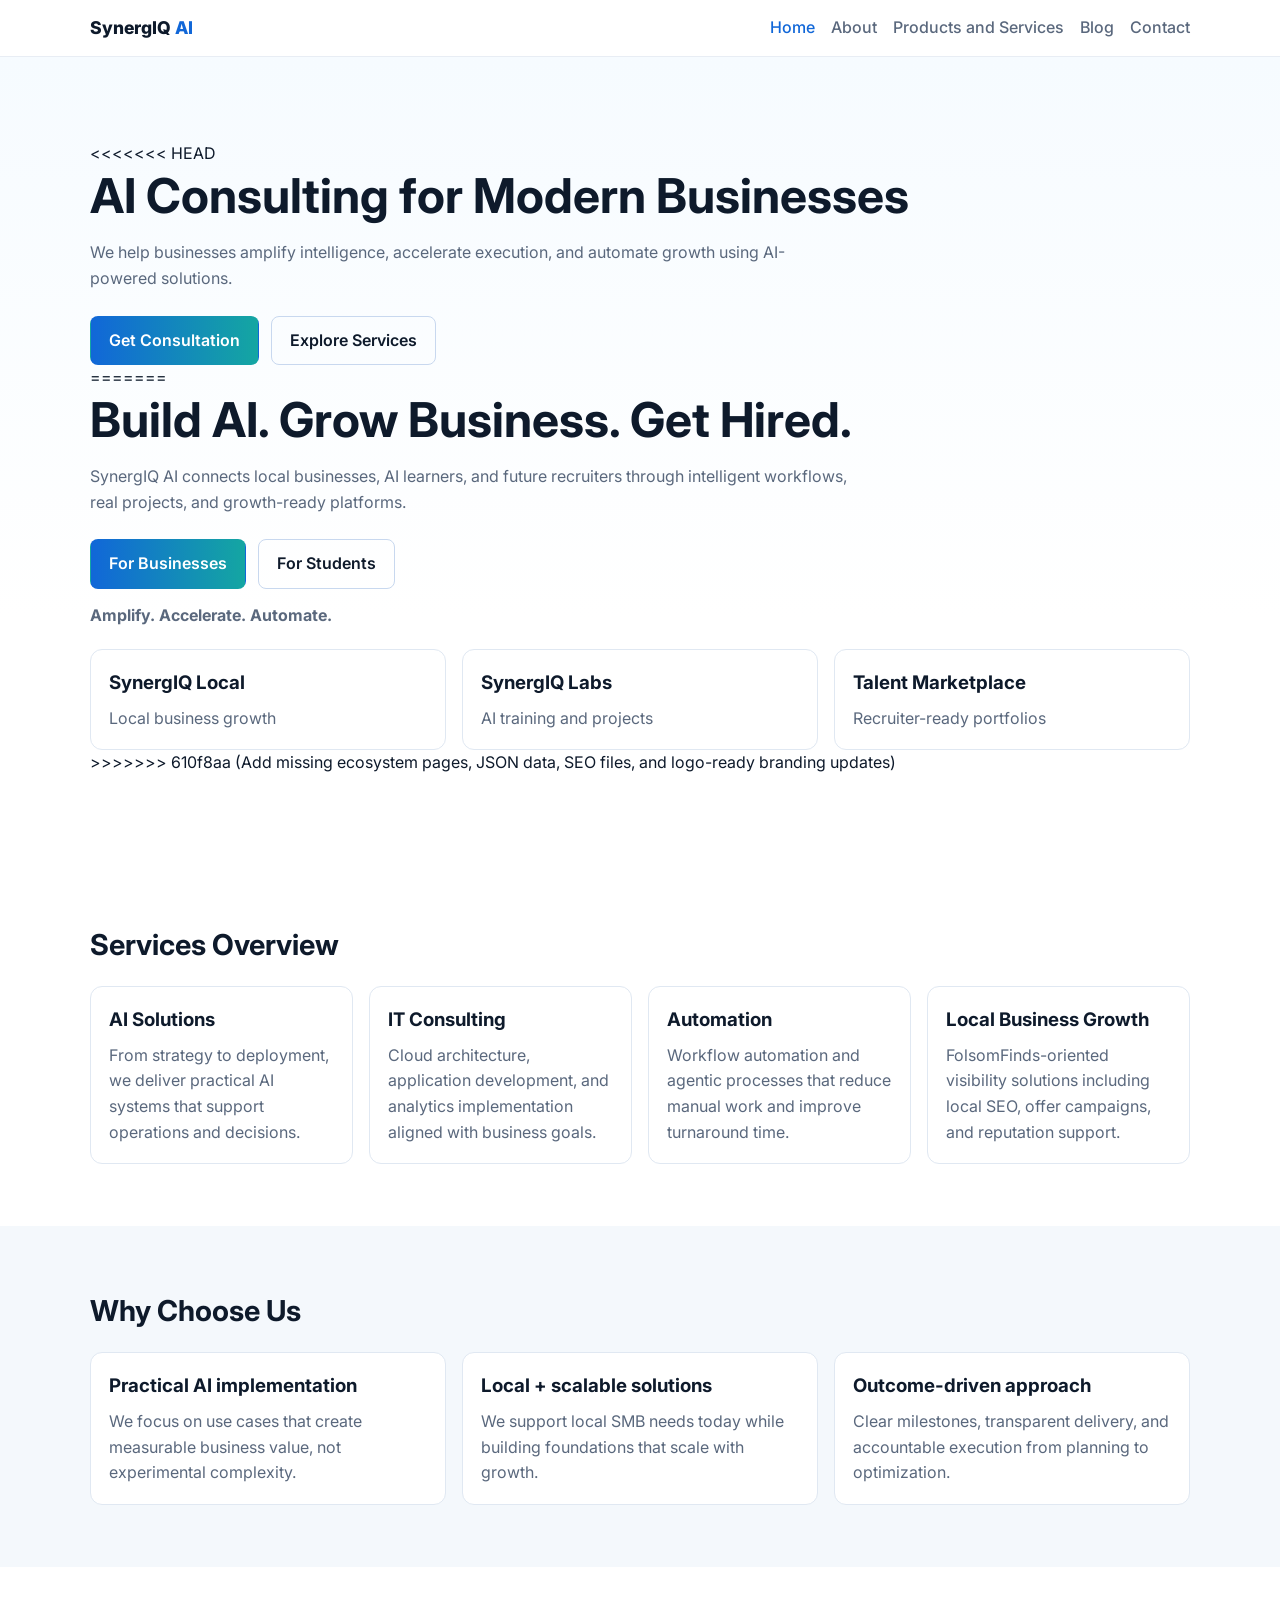
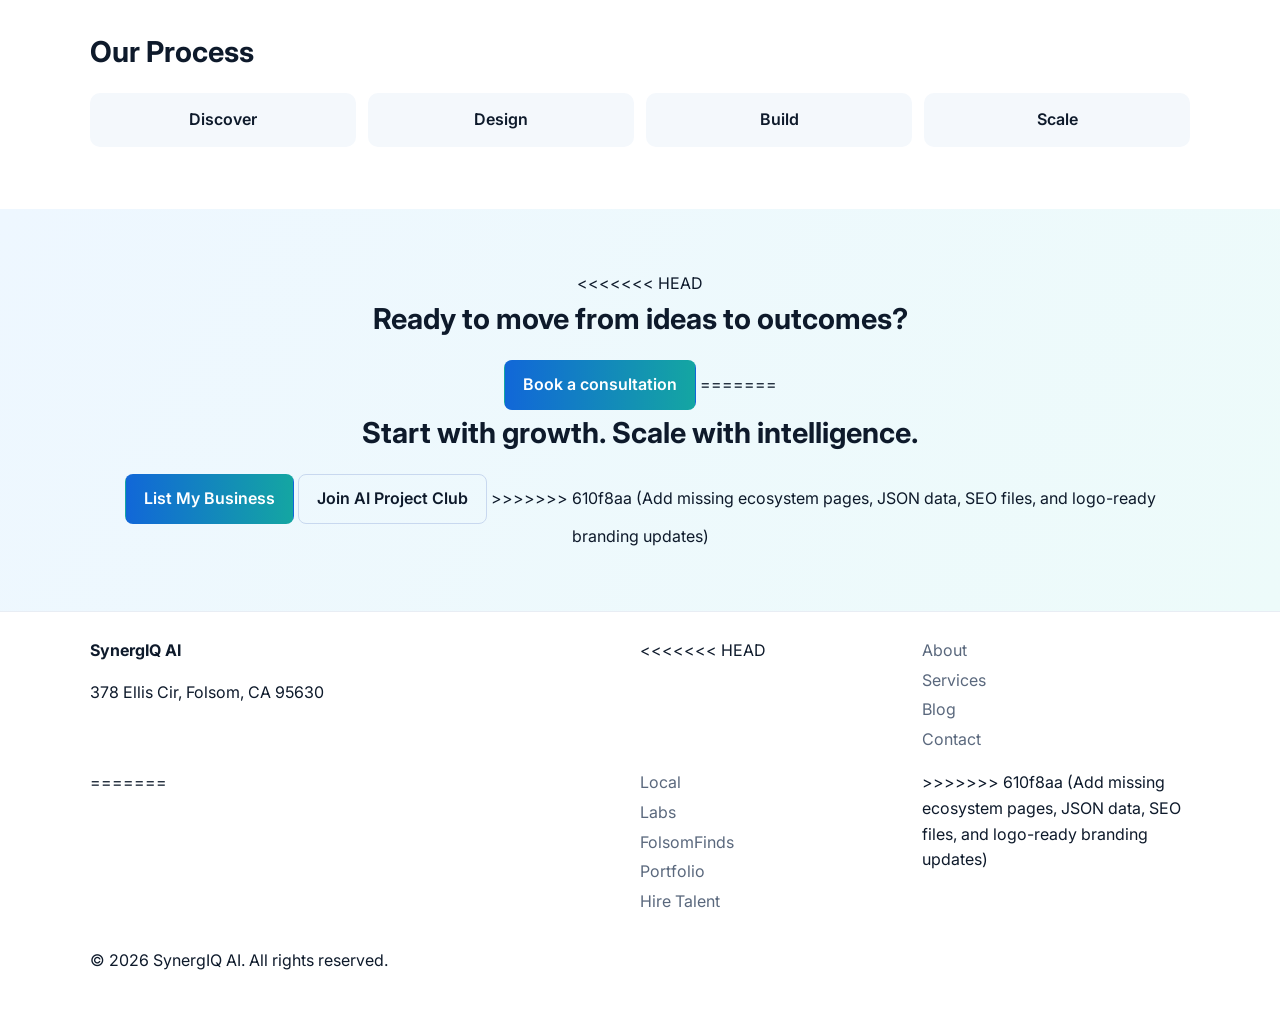
<file: index.html>
<!doctype html>
<html lang="en">

<head>
  <meta charset="UTF-8" />
  <meta name="viewport" content="width=device-width, initial-scale=1.0" />
  <title>SynergIQ AI | Build AI. Grow Business. Get Hired.</title>
  <meta name="description"
    content="SynergIQ AI provides AI consulting, IT consulting, and automation services for SMBs and growing enterprises in Folsom, CA and beyond." />
  <link rel="preconnect" href="https://fonts.googleapis.com">
  <link rel="preconnect" href="https://fonts.gstatic.com" crossorigin>
  <link href="https://fonts.googleapis.com/css2?family=Inter:wght@400;500;600;700;800&display=swap" rel="stylesheet">
  <link rel="stylesheet" href="styles.css" />
</head>

<body>
  <header class="site-header">
    <div class="container nav-wrap">
      <a class="logo" href="index.html">SynergIQ <span>AI</span></a>
      <nav class="site-nav" aria-label="Main navigation">
        <a href="index.html" class="active">Home</a>
        <a href="about.html">About</a>
        <a href="services.html">Products and Services</a>
        <a href="blog.html">Blog</a>
        <a href="contact.html">Contact</a>
      </nav>
    </div>
  </header>

  <main>
    <section class="hero">
      <div class="container">
        <<<<<<< HEAD <h1>AI Consulting for Modern Businesses</h1>
          <p>We help businesses amplify intelligence, accelerate execution, and automate growth using AI-powered
            solutions.</p>
          <div class="hero-cta">
            <a href="contact.html" class="btn btn-primary">Get Consultation</a>
            <a href="services.html" class="btn btn-secondary">Explore Services</a>
          </div>
          =======
          <h1>Build AI. Grow Business. Get Hired.</h1>
          <p>SynergIQ AI connects local businesses, AI learners, and future recruiters through intelligent workflows,
            real projects, and growth-ready platforms.</p>
          <div class="hero-cta">
            <a href="contact.html" class="btn btn-primary">For Businesses</a>
            <a href="services.html" class="btn btn-secondary">For Students</a>
          </div>
          <p class="slogan">Amplify. Accelerate. Automate.</p>
          <div class="grid three">
            <article class="card">
              <h3>SynergIQ Local</h3>
              <p>Local business growth</p>
            </article>
            <article class="card">
              <h3>SynergIQ Labs</h3>
              <p>AI training and projects</p>
            </article>
            <article class="card">
              <h3>Talent Marketplace</h3>
              <p>Recruiter-ready portfolios</p>
            </article>
          </div>
          >>>>>>> 610f8aa (Add missing ecosystem pages, JSON data, SEO files, and logo-ready branding updates)
      </div>
    </section>

    <section class="section">
      <div class="container">
        <h2>Services Overview</h2>
        <div class="grid four">
          <article class="card">
            <h3>AI Solutions</h3>
            <p>From strategy to deployment, we deliver practical AI systems that support operations and decisions.</p>
          </article>
          <article class="card">
            <h3>IT Consulting</h3>
            <p>Cloud architecture, application development, and analytics implementation aligned with business goals.
            </p>
          </article>
          <article class="card">
            <h3>Automation</h3>
            <p>Workflow automation and agentic processes that reduce manual work and improve turnaround time.</p>
          </article>
          <article class="card">
            <h3>Local Business Growth</h3>
            <p>FolsomFinds-oriented visibility solutions including local SEO, offer campaigns, and reputation support.
            </p>
          </article>
        </div>
      </div>
    </section>

    <section class="section muted">
      <div class="container">
        <h2>Why Choose Us</h2>
        <div class="grid three">
          <article class="card">
            <h3>Practical AI implementation</h3>
            <p>We focus on use cases that create measurable business value, not experimental complexity.</p>
          </article>
          <article class="card">
            <h3>Local + scalable solutions</h3>
            <p>We support local SMB needs today while building foundations that scale with growth.</p>
          </article>
          <article class="card">
            <h3>Outcome-driven approach</h3>
            <p>Clear milestones, transparent delivery, and accountable execution from planning to optimization.</p>
          </article>
        </div>
      </div>
    </section>

    <section class="section">
      <div class="container">
        <h2>Our Process</h2>
        <div class="process">
          <span>Discover</span><span>Design</span><span>Build</span><span>Scale</span>
        </div>
      </div>
    </section>

    <section class="section cta-band">
      <div class="container">
        <<<<<<< HEAD <h2>Ready to move from ideas to outcomes?</h2>
          <a href="contact.html" class="btn btn-primary">Book a consultation</a>
          =======
          <h2>Start with growth. Scale with intelligence.</h2>
          <a href="local.html" class="btn btn-primary">List My Business</a> <a href="labs.html"
            class="btn btn-secondary">Join AI Project Club</a>
          >>>>>>> 610f8aa (Add missing ecosystem pages, JSON data, SEO files, and logo-ready branding updates)
      </div>
    </section>
  </main>

  <footer class="site-footer">
    <div class="container footer-grid">
      <div><strong>SynergIQ AI</strong>
        <p>378 Ellis Cir, Folsom, CA 95630</p>
      </div>
      <<<<<<< HEAD <div><a href="about.html">About</a><a href="services.html">Services</a><a href="blog.html">Blog</a><a
          href="contact.html">Contact</a>
    </div>
    =======
    <div><a href="local.html">Local</a><a href="labs.html">Labs</a><a href="folsomfinds.html">FolsomFinds</a><a
        href="portfolio.html">Portfolio</a><a href="hire-talent.html">Hire Talent</a></div>
    >>>>>>> 610f8aa (Add missing ecosystem pages, JSON data, SEO files, and logo-ready branding updates)
    <div>
      <p>© <span id="year"></span> SynergIQ AI. All rights reserved.</p>
    </div>
    </div>
  </footer>
  <script src="script.js"></script>
</body>

</html>
</file>
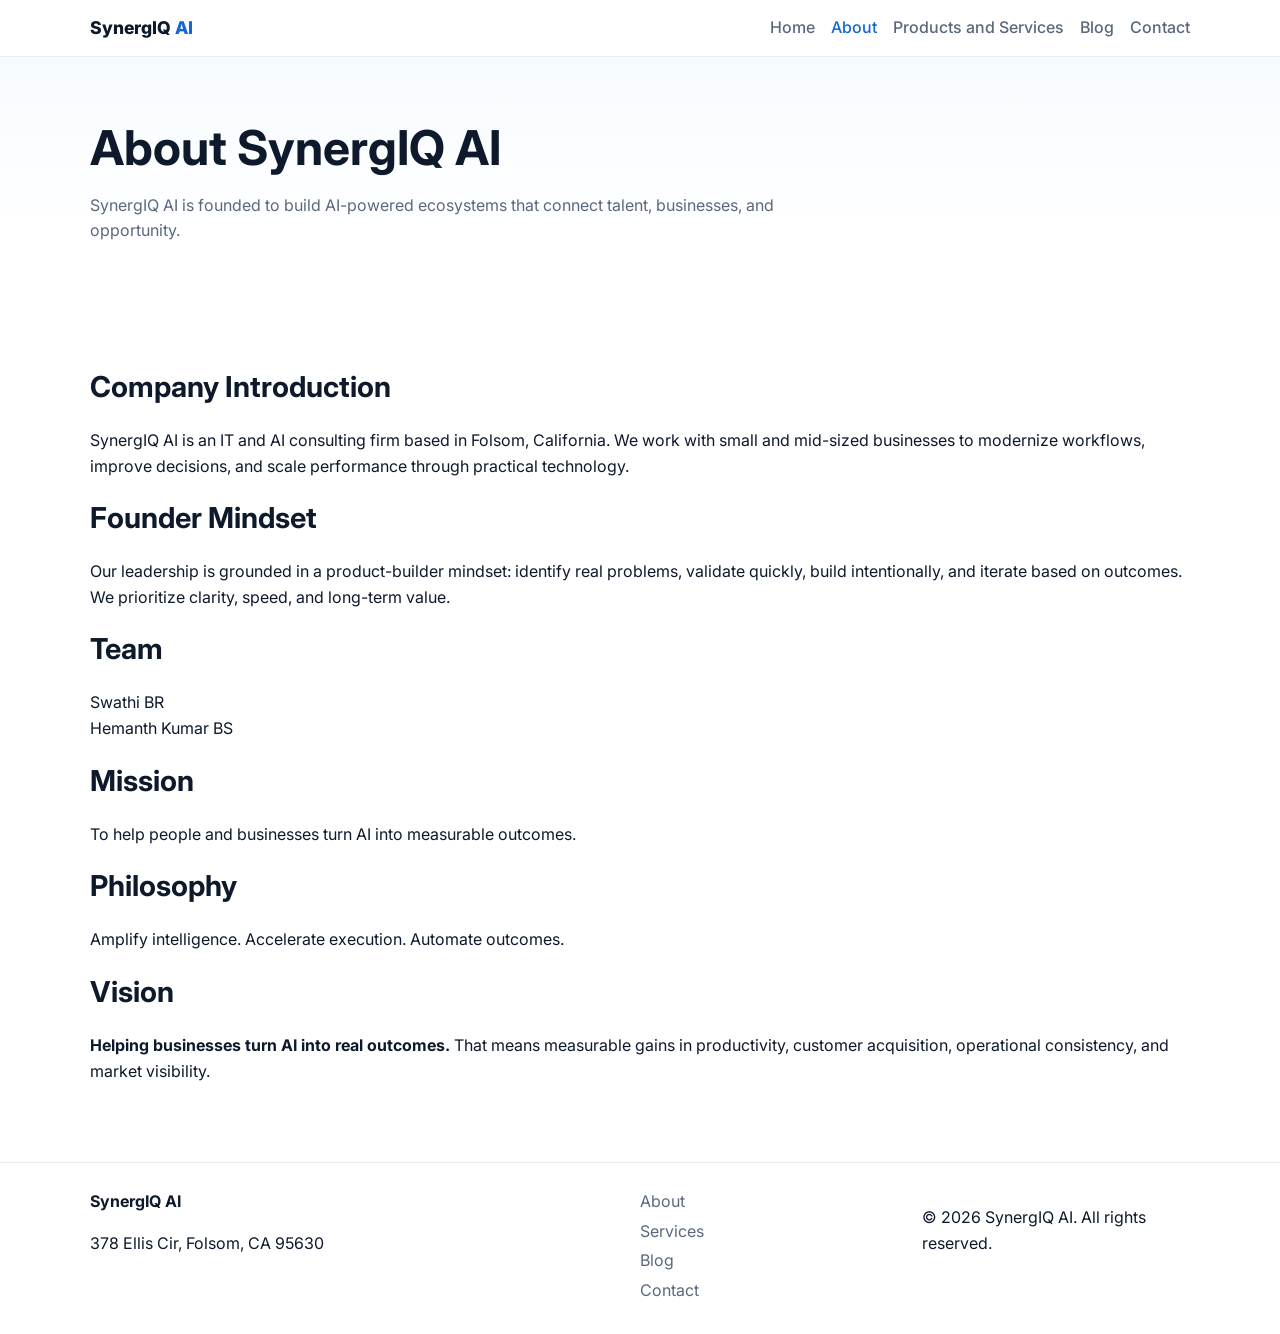
<file: about.html>
<!doctype html>
<html lang="en">

<head>
    <meta charset="UTF-8" />
    <meta name="viewport" content="width=device-width, initial-scale=1.0" />
    <title>About | SynergIQ AI</title>
    <meta name="description"
        content="Learn about SynergIQ AI, our founder mindset, and our vision to turn AI into real outcomes for businesses." />
    <link rel="preconnect" href="https://fonts.googleapis.com">
    <link rel="preconnect" href="https://fonts.gstatic.com" crossorigin>
    <link href="https://fonts.googleapis.com/css2?family=Inter:wght@400;500;600;700;800&display=swap" rel="stylesheet">
    <link rel="stylesheet" href="styles.css" />
</head>

<body>
    <header class="site-header">
        <div class="container nav-wrap"><a class="logo" href="index.html">SynergIQ <span>AI</span></a>
            <nav class="site-nav"><a href="index.html">Home</a><a href="about.html" class="active">About</a><a
                    href="services.html">Products and Services</a><a href="blog.html">Blog</a><a
                    href="contact.html">Contact</a></nav>
        </div>
    </header>
    <main>
        <section class="hero compact">
            <div class="container">
                <h1>About SynergIQ AI</h1>
                <p>SynergIQ AI is founded to build AI-powered ecosystems that connect talent, businesses, and
                    opportunity.</p>
            </div>
        </section>
        <section class="section">
            <div class="container prose">
                <h2>Company Introduction</h2>
                <p>SynergIQ AI is an IT and AI consulting firm based in Folsom, California. We work with small and
                    mid-sized businesses to modernize workflows, improve decisions, and scale performance through
                    practical technology.</p>
                <h2>Founder Mindset</h2>
                <p>Our leadership is grounded in a product-builder mindset: identify real problems, validate quickly,
                    build intentionally, and iterate based on outcomes. We prioritize clarity, speed, and long-term
                    value.</p>
                <h2>Team</h2>
                <p>Swathi BR<br>Hemanth Kumar BS</p>
                <h2>Mission</h2>
                <p>To help people and businesses turn AI into measurable outcomes.</p>
                <h2>Philosophy</h2>
                <p>Amplify intelligence. Accelerate execution. Automate outcomes.</p>
                <h2>Vision</h2>
                <p><strong>Helping businesses turn AI into real outcomes.</strong> That means measurable gains in
                    productivity, customer acquisition, operational consistency, and market visibility.</p>
            </div>
        </section>
    </main>
    <footer class="site-footer">
        <div class="container footer-grid">
            <div><strong>SynergIQ AI</strong>
                <p>378 Ellis Cir, Folsom, CA 95630</p>
            </div>
            <div><a href="about.html">About</a><a href="services.html">Services</a><a href="blog.html">Blog</a><a
                    href="contact.html">Contact</a></div>
            <div>
                <p>© <span id="year"></span> SynergIQ AI. All rights reserved.</p>
            </div>
        </div>
    </footer>
    <script src="script.js"></script>
</body>

</html>
</file>
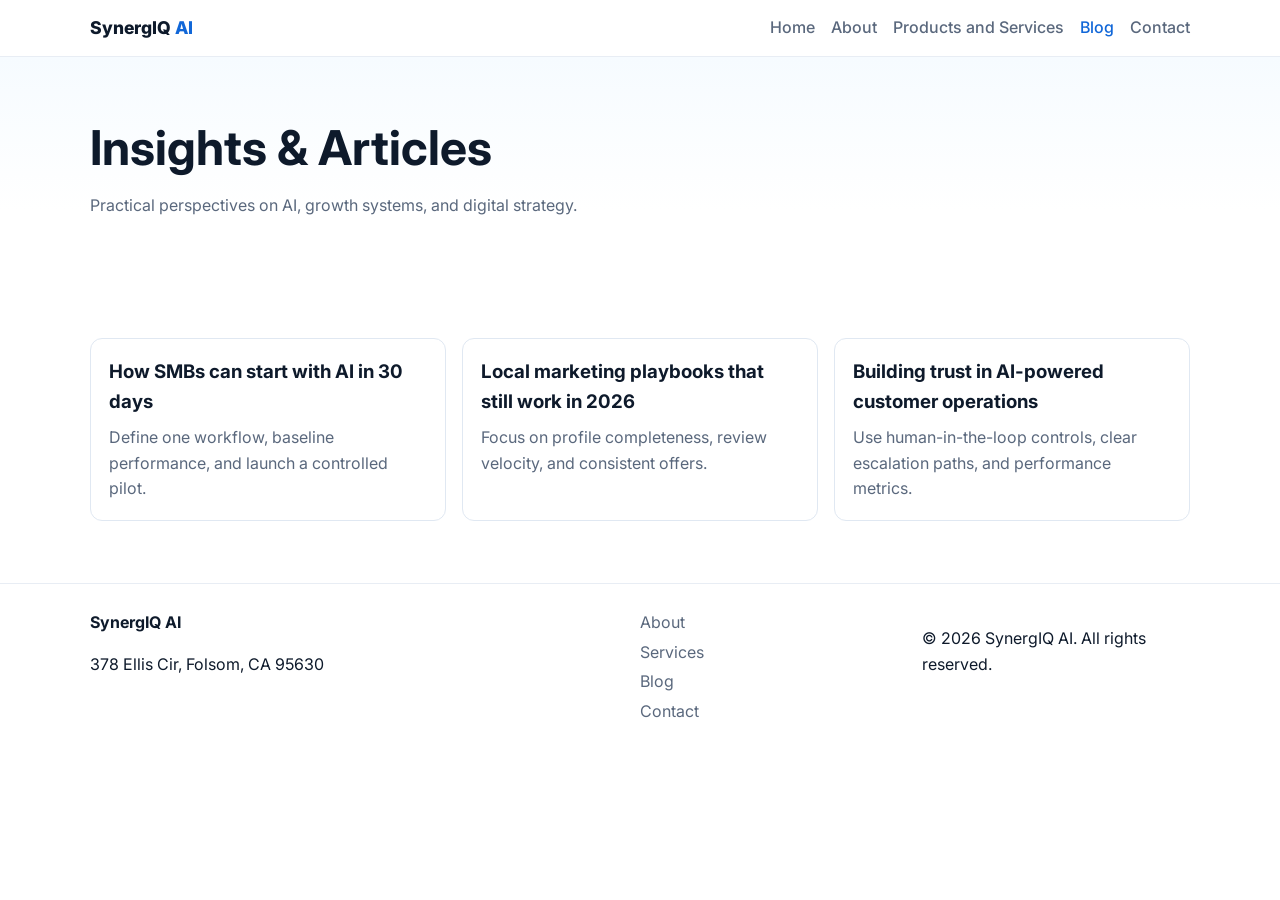
<file: blog.html>
<!doctype html><html lang="en"><head><meta charset="UTF-8"/><meta name="viewport" content="width=device-width, initial-scale=1.0"/><title>Blog | SynergIQ AI</title><meta name="description" content="Insights from SynergIQ AI on AI adoption, business growth, and local marketing."/><link rel="preconnect" href="https://fonts.googleapis.com"><link rel="preconnect" href="https://fonts.gstatic.com" crossorigin><link href="https://fonts.googleapis.com/css2?family=Inter:wght@400;500;600;700;800&display=swap" rel="stylesheet"><link rel="stylesheet" href="styles.css"/></head><body>
<header class="site-header"><div class="container nav-wrap"><a class="logo" href="index.html">SynergIQ <span>AI</span></a><nav class="site-nav"><a href="index.html">Home</a><a href="about.html">About</a><a href="services.html">Products and Services</a><a href="blog.html" class="active">Blog</a><a href="contact.html">Contact</a></nav></div></header>
<main><section class="hero compact"><div class="container"><h1>Insights & Articles</h1><p>Practical perspectives on AI, growth systems, and digital strategy.</p></div></section><section class="section"><div class="container grid three"><article class="card"><h3>How SMBs can start with AI in 30 days</h3><p>Define one workflow, baseline performance, and launch a controlled pilot.</p></article><article class="card"><h3>Local marketing playbooks that still work in 2026</h3><p>Focus on profile completeness, review velocity, and consistent offers.</p></article><article class="card"><h3>Building trust in AI-powered customer operations</h3><p>Use human-in-the-loop controls, clear escalation paths, and performance metrics.</p></article></div></section></main>
<footer class="site-footer"><div class="container footer-grid"><div><strong>SynergIQ AI</strong><p>378 Ellis Cir, Folsom, CA 95630</p></div><div><a href="about.html">About</a><a href="services.html">Services</a><a href="blog.html">Blog</a><a href="contact.html">Contact</a></div><div><p>© <span id="year"></span> SynergIQ AI. All rights reserved.</p></div></div></footer><script src="script.js"></script></body></html>
</file>
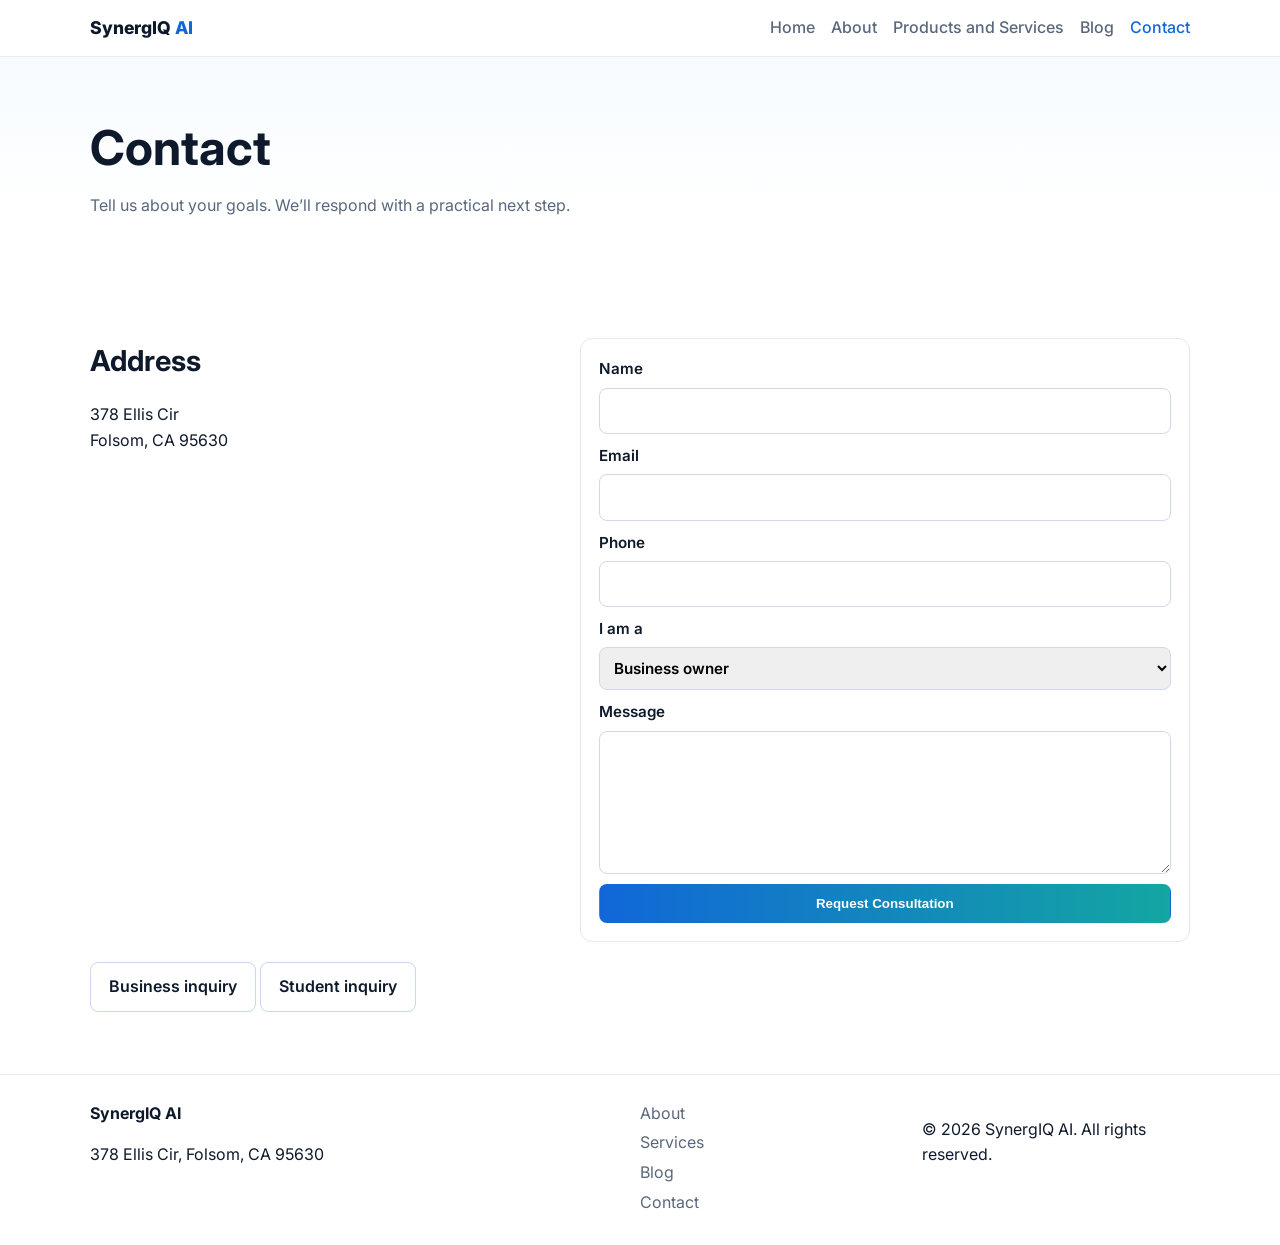
<file: contact.html>
<!doctype html>
<html lang="en">

<head>
    <meta charset="UTF-8" />
    <meta name="viewport" content="width=device-width, initial-scale=1.0" />
    <title>Contact | SynergIQ AI</title>
    <meta name="description" content="Contact SynergIQ AI for AI and IT consulting services." />
    <link rel="preconnect" href="https://fonts.googleapis.com">
    <link rel="preconnect" href="https://fonts.gstatic.com" crossorigin>
    <link href="https://fonts.googleapis.com/css2?family=Inter:wght@400;500;600;700;800&display=swap" rel="stylesheet">
    <link rel="stylesheet" href="styles.css" />
</head>

<body>
    <header class="site-header">
        <div class="container nav-wrap"><a class="logo" href="index.html">SynergIQ <span>AI</span></a>
            <nav class="site-nav"><a href="index.html">Home</a><a href="about.html">About</a><a
                    href="services.html">Products and Services</a><a href="blog.html">Blog</a><a href="contact.html"
                    class="active">Contact</a></nav>
        </div>
    </header>
    <main>
        <section class="hero compact">
            <div class="container">
                <h1>Contact</h1>
                <p>Tell us about your goals. We’ll respond with a practical next step.</p>
            </div>
        </section>
        <section class="section">
            <div class="container contact-grid">
                <div>
                    <h2>Address</h2>
                    <p>378 Ellis Cir<br>Folsom, CA 95630</p>
                </div>
                <form class="card" action="https://formspree.io/f/your-form-id" method="POST"><label>Name<input required
                            name="name" /></label><label>Email<input required type="email"
                            name="email" /></label><label>Phone<input name="phone" /></label><label>I am a<select
                            name="type">
                            <option>Business owner</option>
                            <option>Student</option>
                            <option>Recruiter</option>
                            <option>Partner</option>
                        </select></label><label>Message<textarea required name="message"
                            rows="5"></textarea></label><button class="btn btn-primary" type="submit">Request
                        Consultation</button></form>
                <div><a class="btn btn-secondary" href="local.html">Business inquiry</a> <a class="btn btn-secondary"
                        href="labs.html">Student inquiry</a></div>
            </div>
        </section>
    </main>
    <footer class="site-footer">
        <div class="container footer-grid">
            <div><strong>SynergIQ AI</strong>
                <p>378 Ellis Cir, Folsom, CA 95630</p>
            </div>
            <div><a href="about.html">About</a><a href="services.html">Services</a><a href="blog.html">Blog</a><a
                    href="contact.html">Contact</a></div>
            <div>
                <p>© <span id="year"></span> SynergIQ AI. All rights reserved.</p>
            </div>
        </div>
    </footer>
    <script src="script.js"></script>
</body>

</html>
</file>
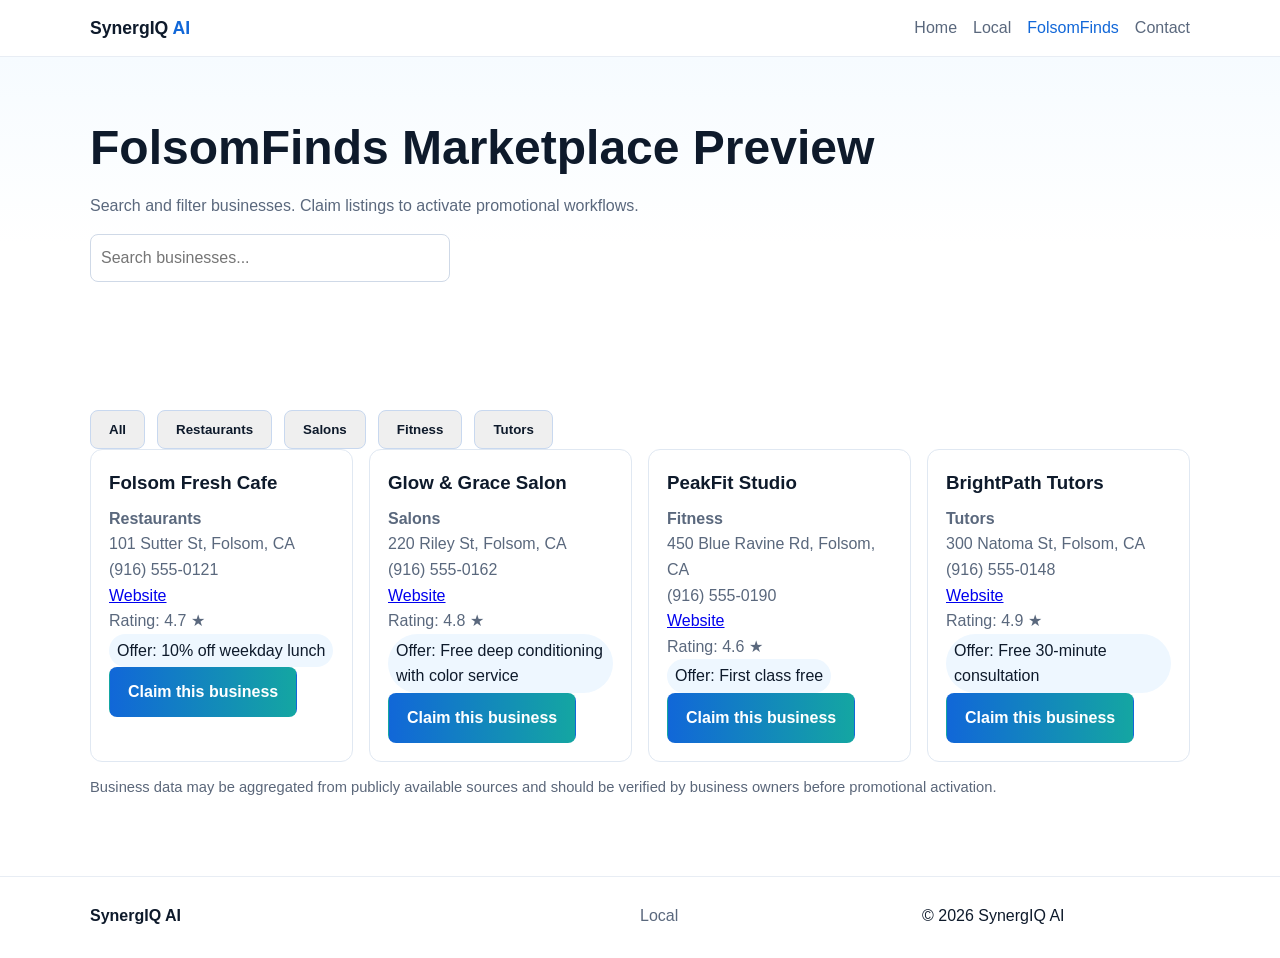
<file: folsomfinds.html>
<!doctype html><html lang='en'><head><meta charset='UTF-8'/><meta name='viewport' content='width=device-width,initial-scale=1'/><title>FolsomFinds | Discover Local Businesses and Offers in Folsom</title><meta name='description' content='Browse local businesses and offers in Folsom with FolsomFinds.'/><meta property='og:title' content='FolsomFinds | Discover Local Businesses and Offers in Folsom'/><meta property='og:description' content='Search local businesses, categories, and offers.'/><link rel='stylesheet' href='styles.css'/></head><body><header class='site-header'><div class='container nav-wrap'><a class='logo' href='index.html'>SynergIQ <span>AI</span></a><nav class='site-nav'><a href='index.html'>Home</a><a href='local.html'>Local</a><a href='folsomfinds.html' class='active'>FolsomFinds</a><a href='contact.html'>Contact</a></nav></div></header><main><section class='hero compact'><div class='container'><h1>FolsomFinds Marketplace Preview</h1><p>Search and filter businesses. Claim listings to activate promotional workflows.</p><input id='searchInput' placeholder='Search businesses...' style='padding:10px;max-width:360px;width:100%'></div></section><section class='section'><div class='container'><div id='categoryFilters' class='hero-cta'></div><div id='businessGrid' class='grid two'></div><p class='muted-note'>Business data may be aggregated from publicly available sources and should be verified by business owners before promotional activation.</p></div></section></main><footer class='site-footer'><div class='container footer-grid'><div><strong>SynergIQ AI</strong></div><div><a href='local.html'>Local</a></div><div>© <span id='year'></span> SynergIQ AI</div></div></footer><script src='script.js'></script></body></html>
</file>
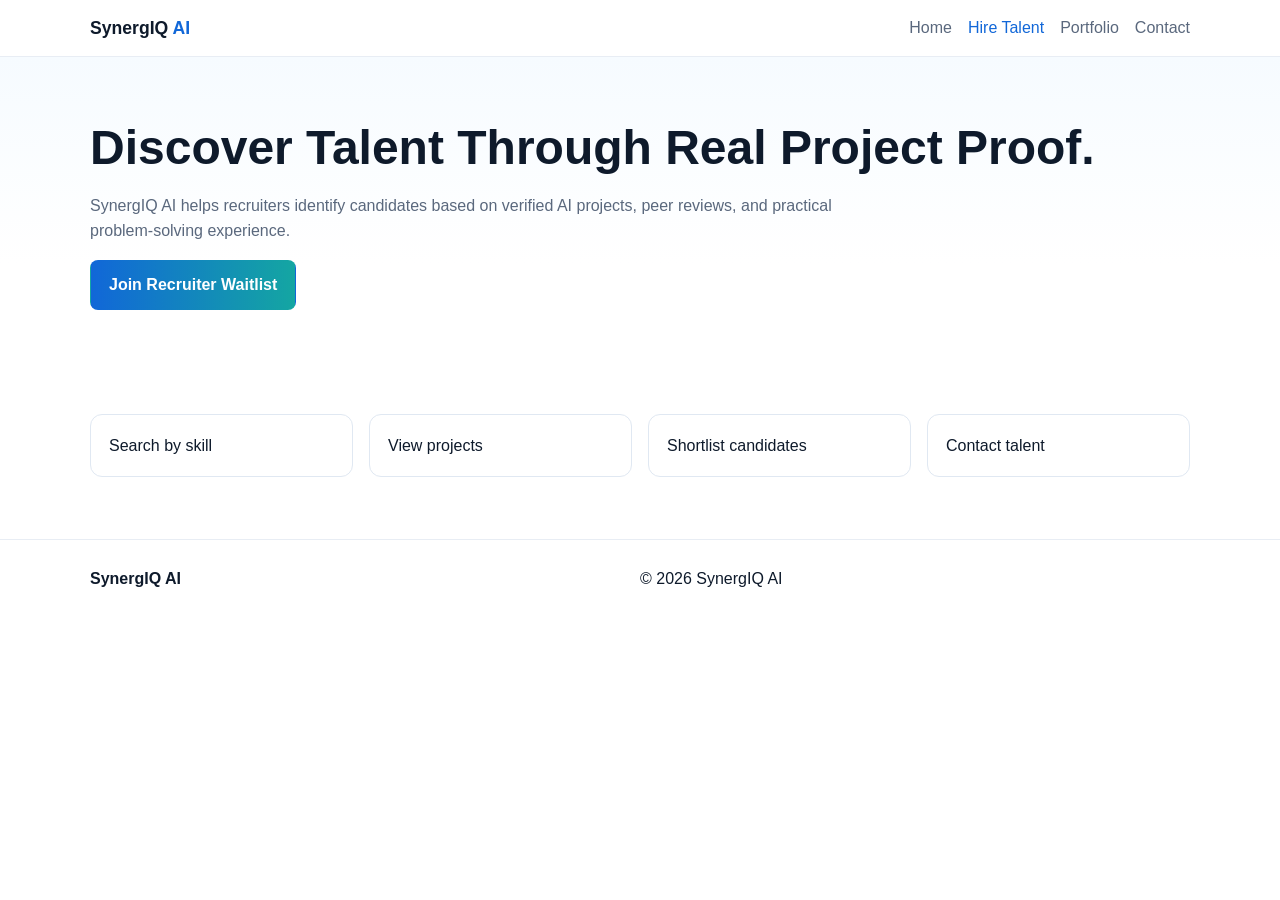
<file: hire-talent.html>
<!doctype html><html lang='en'><head><meta charset='UTF-8'/><meta name='viewport' content='width=device-width,initial-scale=1'/><title>Hire AI Talent | SynergIQ AI</title><meta name='description' content='Discover candidates through verified AI projects and peer-reviewed proof of work.'/><meta property='og:title' content='Hire AI Talent | SynergIQ AI'/><link rel='stylesheet' href='styles.css'/></head><body><header class='site-header'><div class='container nav-wrap'><a class='logo' href='index.html'>SynergIQ <span>AI</span></a><nav class='site-nav'><a href='index.html'>Home</a><a href='hire-talent.html' class='active'>Hire Talent</a><a href='portfolio.html'>Portfolio</a><a href='contact.html'>Contact</a></nav></div></header><main><section class='hero compact'><div class='container'><h1>Discover Talent Through Real Project Proof.</h1><p>SynergIQ AI helps recruiters identify candidates based on verified AI projects, peer reviews, and practical problem-solving experience.</p><a href='contact.html' class='btn btn-primary'>Join Recruiter Waitlist</a></div></section><section class='section'><div class='container grid four'><article class='card'>Search by skill</article><article class='card'>View projects</article><article class='card'>Shortlist candidates</article><article class='card'>Contact talent</article></div></section></main><footer class='site-footer'><div class='container footer-grid'><div><strong>SynergIQ AI</strong></div><div>© <span id='year'></span> SynergIQ AI</div></div></footer><script src='script.js'></script></body></html>
</file>
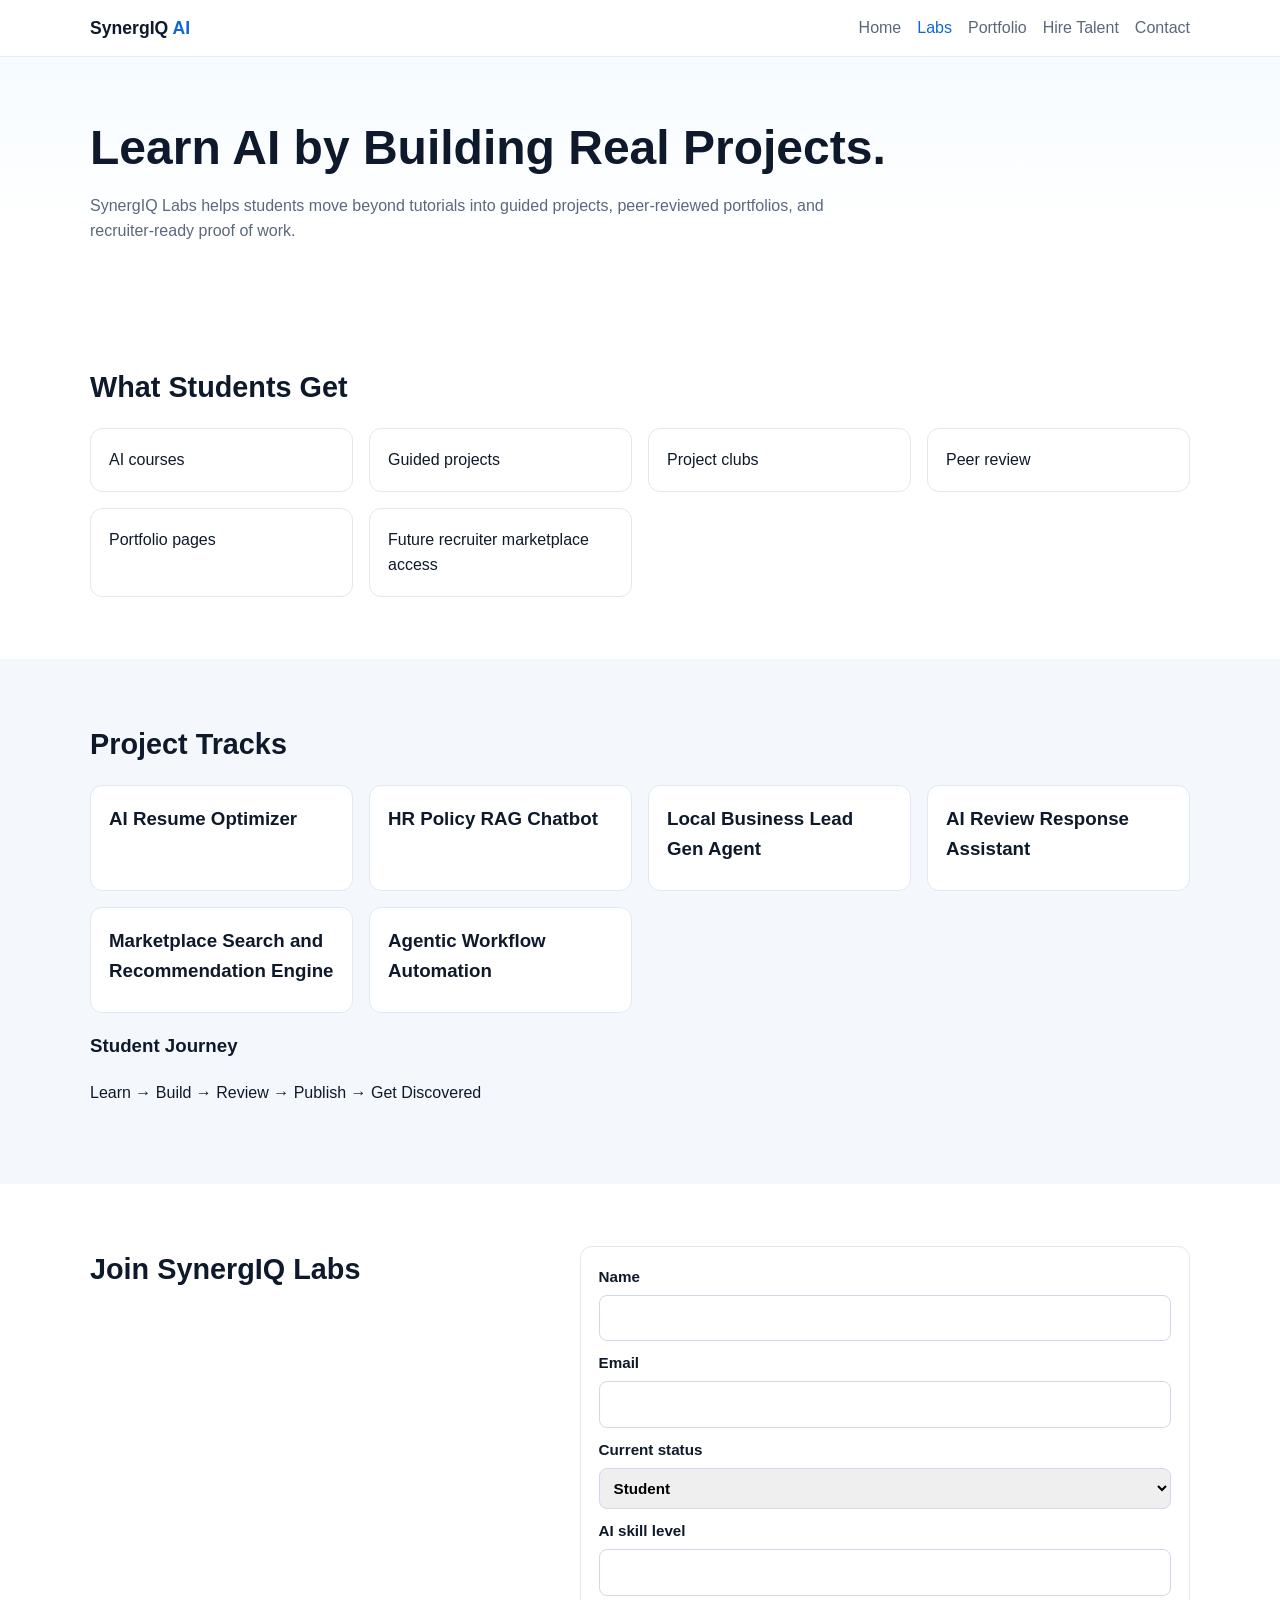
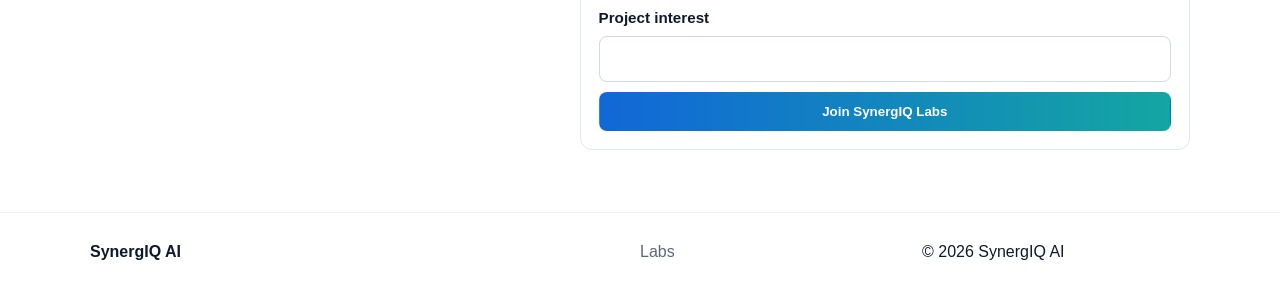
<file: labs.html>
<!doctype html><html lang='en'><head><meta charset='UTF-8'/><meta name='viewport' content='width=device-width,initial-scale=1'/><title>SynergIQ Labs | AI Training, Guided Projects and Portfolio Building</title><meta name='description' content='Learn AI by building projects, getting peer feedback, and publishing proof of work.'/><meta property='og:title' content='SynergIQ Labs | AI Training, Guided Projects and Portfolio Building'/><link rel='stylesheet' href='styles.css'/></head><body><header class='site-header'><div class='container nav-wrap'><a class='logo' href='index.html'>SynergIQ <span>AI</span></a><nav class='site-nav'><a href='index.html'>Home</a><a href='labs.html' class='active'>Labs</a><a href='portfolio.html'>Portfolio</a><a href='hire-talent.html'>Hire Talent</a><a href='contact.html'>Contact</a></nav></div></header><main><section class='hero compact'><div class='container'><h1>Learn AI by Building Real Projects.</h1><p>SynergIQ Labs helps students move beyond tutorials into guided projects, peer-reviewed portfolios, and recruiter-ready proof of work.</p></div></section><section class='section'><div class='container'><h2>What Students Get</h2><div class='grid three'><article class='card'>AI courses</article><article class='card'>Guided projects</article><article class='card'>Project clubs</article><article class='card'>Peer review</article><article class='card'>Portfolio pages</article><article class='card'>Future recruiter marketplace access</article></div></div></section><section class='section muted'><div class='container'><h2>Project Tracks</h2><div id='projectTracks' class='grid three'></div><h3>Student Journey</h3><p>Learn → Build → Review → Publish → Get Discovered</p></div></section><section class='section'><div class='container contact-grid'><div><h2>Join SynergIQ Labs</h2></div><form class='card' action='https://formspree.io/f/your-form-id' method='POST'><label>Name<input required name='name'></label><label>Email<input required type='email' name='email'></label><label>Current status<select name='status'><option>Student</option><option>Working professional</option><option>Career switcher</option></select></label><label>AI skill level<input name='skill_level'></label><label>Project interest<input name='project_interest'></label><button class='btn btn-primary'>Join SynergIQ Labs</button></form></div></section></main><footer class='site-footer'><div class='container footer-grid'><div><strong>SynergIQ AI</strong></div><div><a href='labs.html'>Labs</a></div><div>© <span id='year'></span> SynergIQ AI</div></div></footer><script src='script.js'></script></body></html>
</file>
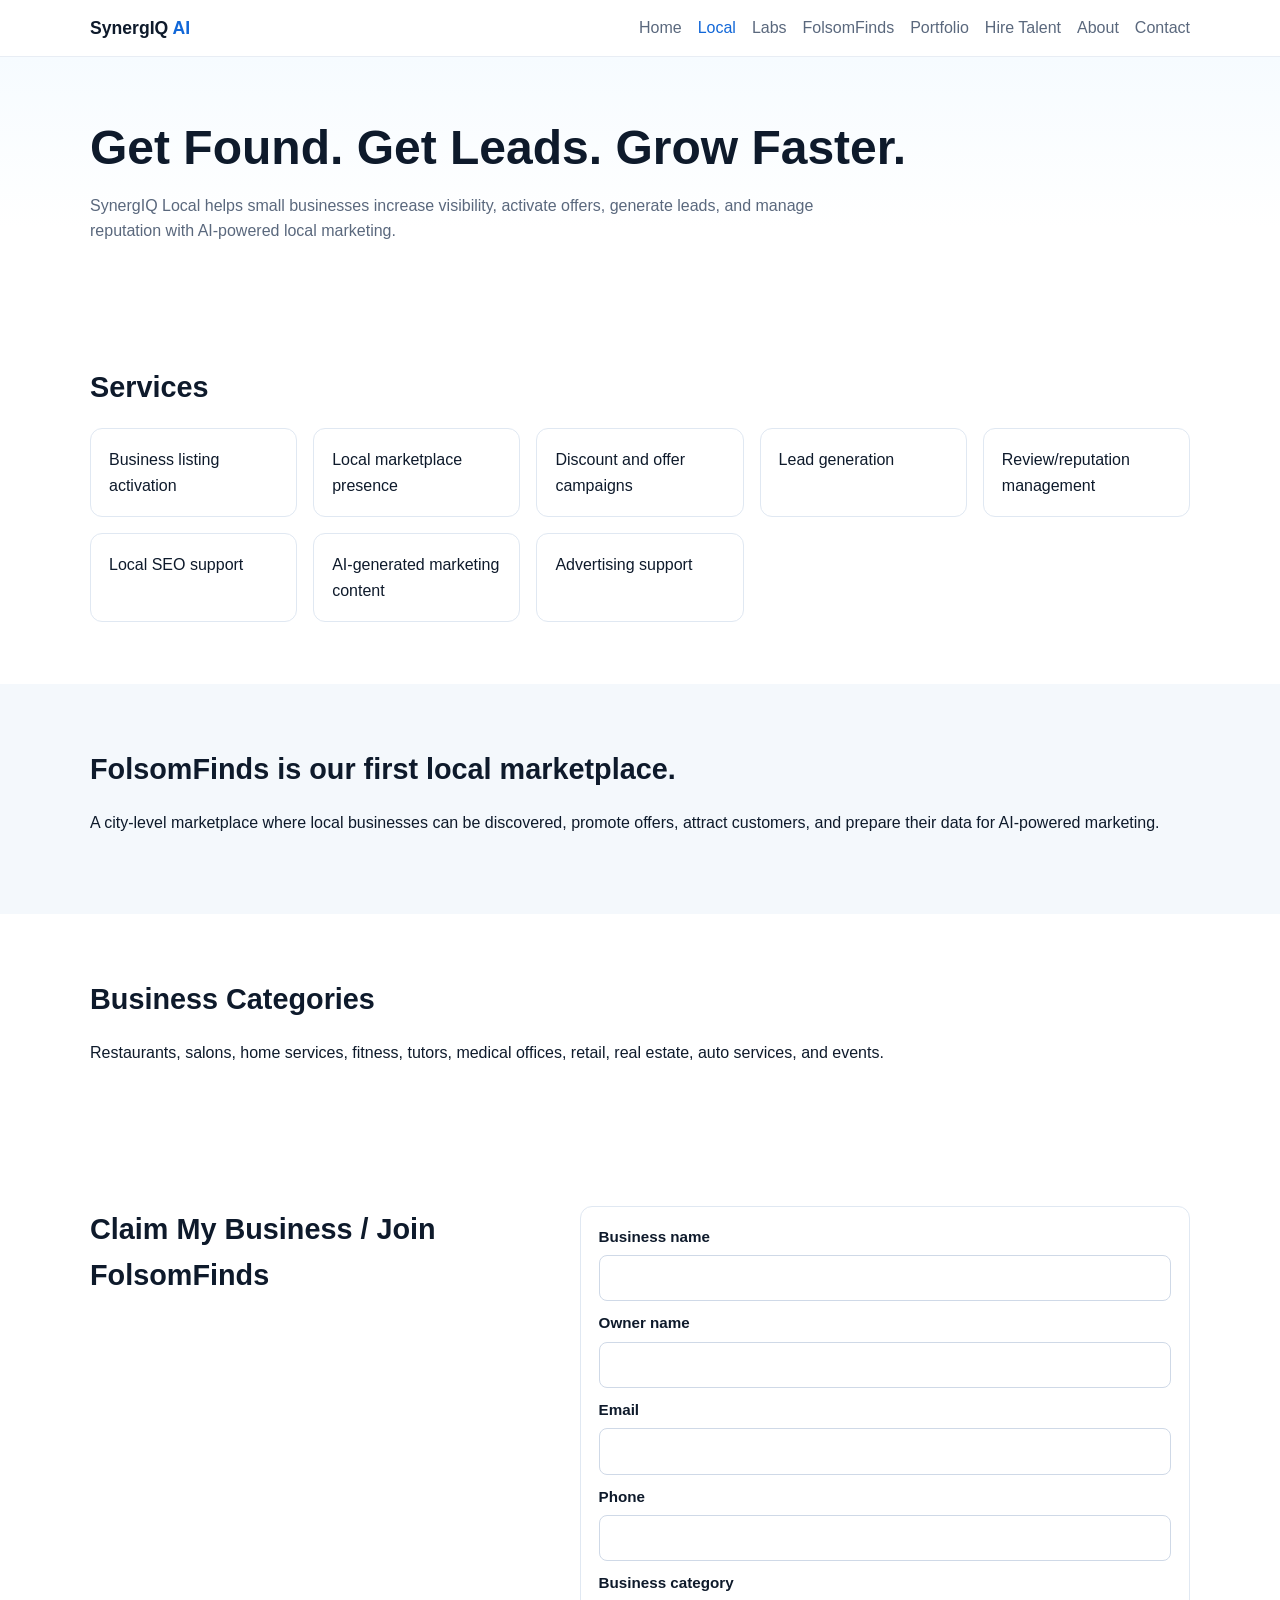
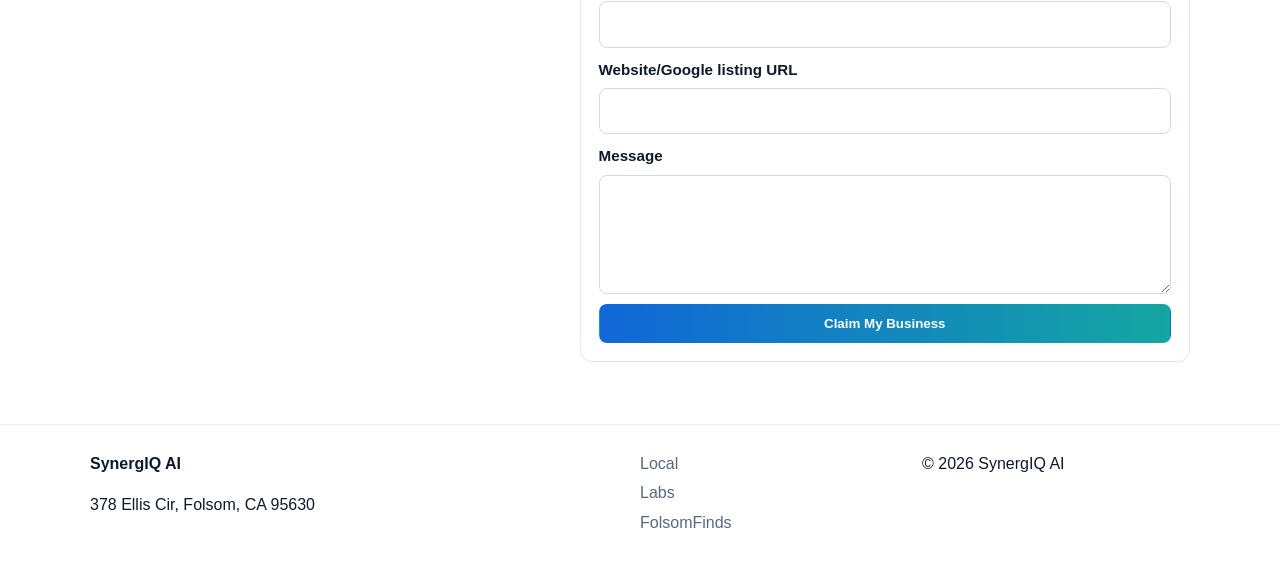
<file: local.html>
<!doctype html><html lang='en'><head><meta charset='UTF-8'/><meta name='viewport' content='width=device-width,initial-scale=1'/><title>SynergIQ Local | AI-Powered Lead Generation for Small Businesses</title><meta name='description' content='SynergIQ Local helps small businesses get discovered, generate leads, and manage reputation.'/><meta property='og:title' content='SynergIQ Local | AI-Powered Lead Generation for Small Businesses'/><meta property='og:description' content='Local visibility, offers, and lead generation for SMBs in Folsom.'/><link rel='stylesheet' href='styles.css'/></head><body><header class='site-header'><div class='container nav-wrap'><a class='logo' href='index.html'>SynergIQ <span>AI</span></a><nav class='site-nav'><a href='index.html'>Home</a><a href='local.html' class='active'>Local</a><a href='labs.html'>Labs</a><a href='folsomfinds.html'>FolsomFinds</a><a href='portfolio.html'>Portfolio</a><a href='hire-talent.html'>Hire Talent</a><a href='about.html'>About</a><a href='contact.html'>Contact</a></nav></div></header><main><section class='hero compact'><div class='container'><h1>Get Found. Get Leads. Grow Faster.</h1><p>SynergIQ Local helps small businesses increase visibility, activate offers, generate leads, and manage reputation with AI-powered local marketing.</p></div></section><section class='section'><div class='container'><h2>Services</h2><div class='grid four'><article class='card'>Business listing activation</article><article class='card'>Local marketplace presence</article><article class='card'>Discount and offer campaigns</article><article class='card'>Lead generation</article><article class='card'>Review/reputation management</article><article class='card'>Local SEO support</article><article class='card'>AI-generated marketing content</article><article class='card'>Advertising support</article></div></div></section><section class='section muted'><div class='container'><h2>FolsomFinds is our first local marketplace.</h2><p>A city-level marketplace where local businesses can be discovered, promote offers, attract customers, and prepare their data for AI-powered marketing.</p></div></section><section class='section'><div class='container'><h2>Business Categories</h2><p>Restaurants, salons, home services, fitness, tutors, medical offices, retail, real estate, auto services, and events.</p></div></section><section class='section'><div class='container contact-grid'><div><h2>Claim My Business / Join FolsomFinds</h2></div><form class='card' action='https://formspree.io/f/your-form-id' method='POST'><label>Business name<input required name='business_name'></label><label>Owner name<input required name='owner_name'></label><label>Email<input required type='email' name='email'></label><label>Phone<input name='phone'></label><label>Business category<input name='category'></label><label>Website/Google listing URL<input name='listing_url'></label><label>Message<textarea name='message' rows='4'></textarea></label><button class='btn btn-primary'>Claim My Business</button></form></div></section></main><footer class='site-footer'><div class='container footer-grid'><div><strong>SynergIQ AI</strong><p>378 Ellis Cir, Folsom, CA 95630</p></div><div><a href='local.html'>Local</a><a href='labs.html'>Labs</a><a href='folsomfinds.html'>FolsomFinds</a></div><div>© <span id='year'></span> SynergIQ AI</div></div></footer><script src='script.js'></script></body></html>
</file>
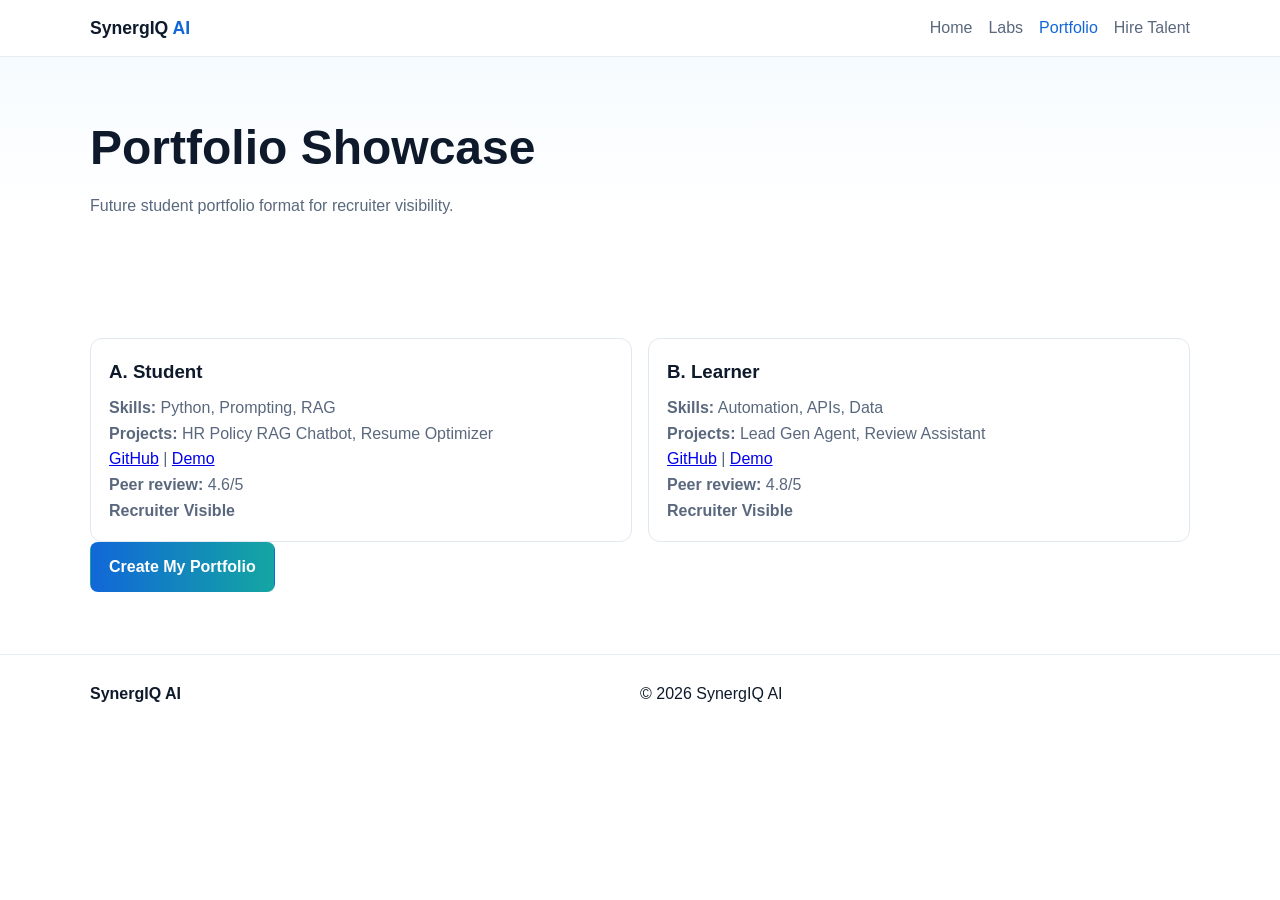
<file: portfolio.html>
<!doctype html><html lang='en'><head><meta charset='UTF-8'/><meta name='viewport' content='width=device-width,initial-scale=1'/><title>SynergIQ Portfolio | Project-Proven AI Talent</title><meta name='description' content='Sample student portfolios showing skills, project proof, and peer review indicators.'/><meta property='og:title' content='SynergIQ Portfolio | Project-Proven AI Talent'/><link rel='stylesheet' href='styles.css'/></head><body><header class='site-header'><div class='container nav-wrap'><a class='logo' href='index.html'>SynergIQ <span>AI</span></a><nav class='site-nav'><a href='index.html'>Home</a><a href='labs.html'>Labs</a><a href='portfolio.html' class='active'>Portfolio</a><a href='hire-talent.html'>Hire Talent</a></nav></div></header><main><section class='hero compact'><div class='container'><h1>Portfolio Showcase</h1><p>Future student portfolio format for recruiter visibility.</p></div></section><section class='section'><div class='container'><div id='portfolioGrid' class='grid two'></div><a class='btn btn-primary' href='labs.html'>Create My Portfolio</a></div></section></main><footer class='site-footer'><div class='container footer-grid'><div><strong>SynergIQ AI</strong></div><div>© <span id='year'></span> SynergIQ AI</div></div></footer><script src='script.js'></script></body></html>
</file>
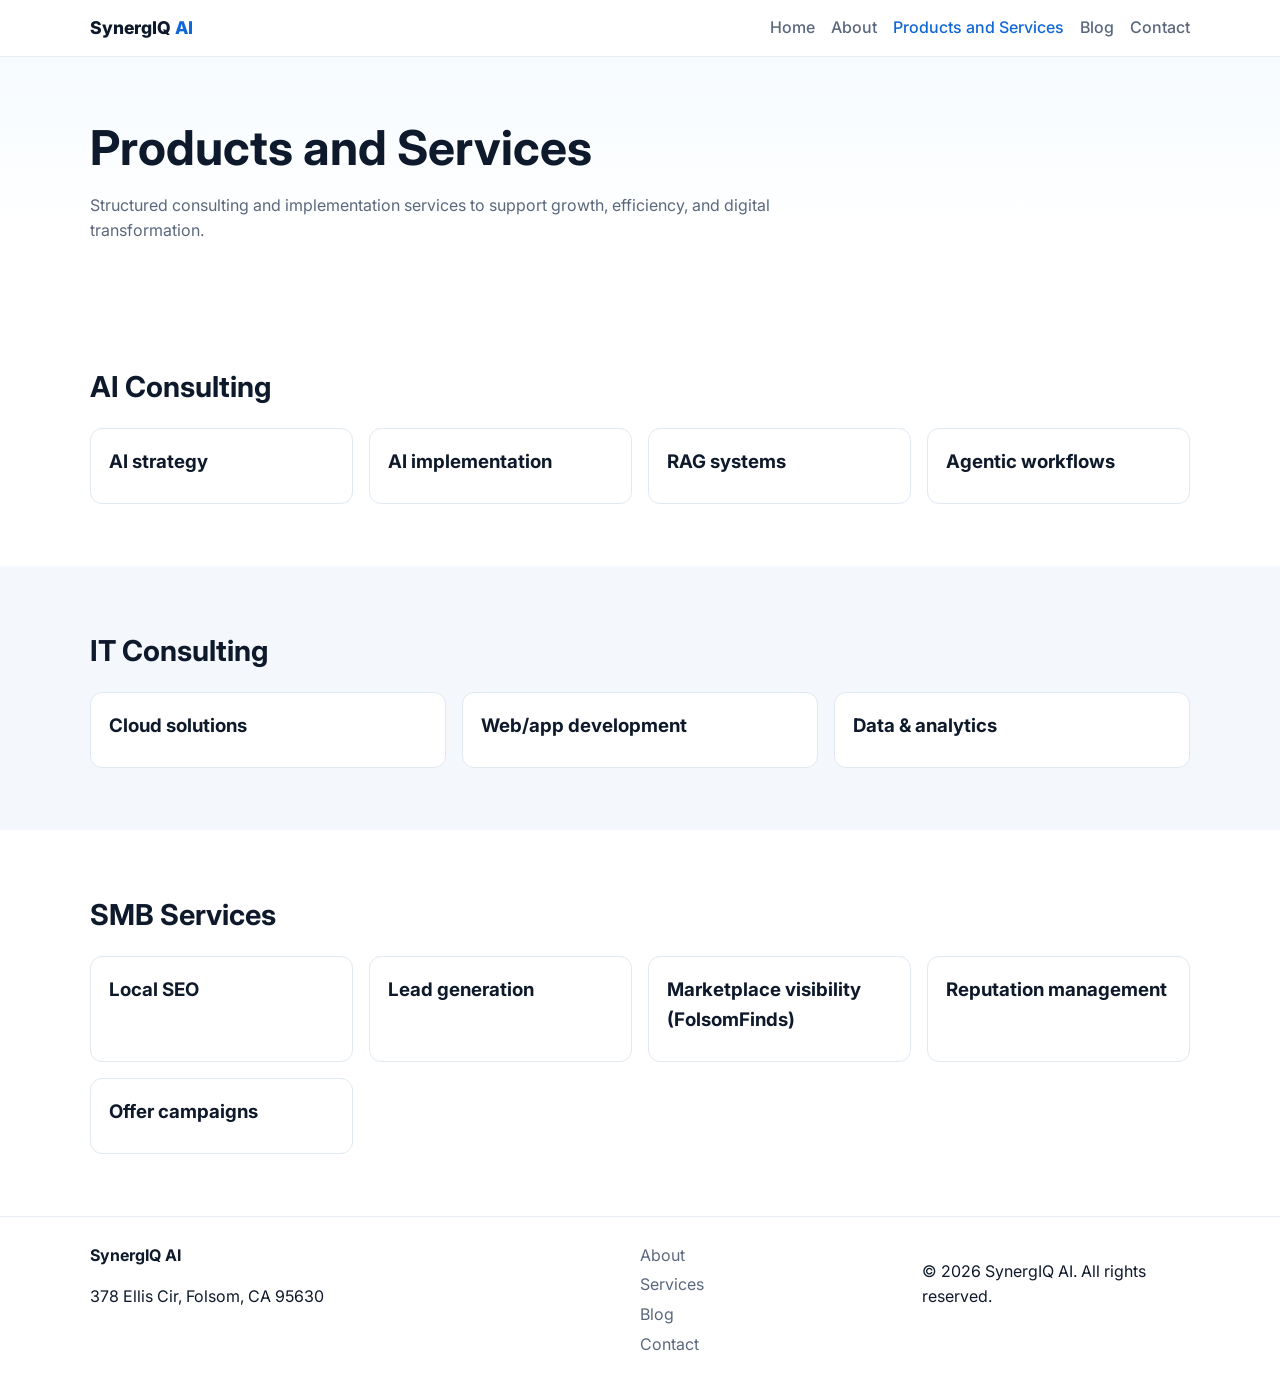
<file: services.html>
<!doctype html><html lang="en"><head><meta charset="UTF-8"/><meta name="viewport" content="width=device-width, initial-scale=1.0"/><title>Products and Services | SynergIQ AI</title><meta name="description" content="Explore AI consulting, IT consulting, and SMB growth services from SynergIQ AI."/><link rel="preconnect" href="https://fonts.googleapis.com"><link rel="preconnect" href="https://fonts.gstatic.com" crossorigin><link href="https://fonts.googleapis.com/css2?family=Inter:wght@400;500;600;700;800&display=swap" rel="stylesheet"><link rel="stylesheet" href="styles.css"/></head><body>
<header class="site-header"><div class="container nav-wrap"><a class="logo" href="index.html">SynergIQ <span>AI</span></a><nav class="site-nav"><a href="index.html">Home</a><a href="about.html">About</a><a href="services.html" class="active">Products and Services</a><a href="blog.html">Blog</a><a href="contact.html">Contact</a></nav></div></header>
<main><section class="hero compact"><div class="container"><h1>Products and Services</h1><p>Structured consulting and implementation services to support growth, efficiency, and digital transformation.</p></div></section>
<section class="section"><div class="container"><h2>AI Consulting</h2><div class="grid two"><article class="card"><h3>AI strategy</h3></article><article class="card"><h3>AI implementation</h3></article><article class="card"><h3>RAG systems</h3></article><article class="card"><h3>Agentic workflows</h3></article></div></div></section>
<section class="section muted"><div class="container"><h2>IT Consulting</h2><div class="grid three"><article class="card"><h3>Cloud solutions</h3></article><article class="card"><h3>Web/app development</h3></article><article class="card"><h3>Data & analytics</h3></article></div></div></section>
<section class="section"><div class="container"><h2>SMB Services</h2><div class="grid two"><article class="card"><h3>Local SEO</h3></article><article class="card"><h3>Lead generation</h3></article><article class="card"><h3>Marketplace visibility (FolsomFinds)</h3></article><article class="card"><h3>Reputation management</h3></article><article class="card"><h3>Offer campaigns</h3></article></div></div></section></main>
<footer class="site-footer"><div class="container footer-grid"><div><strong>SynergIQ AI</strong><p>378 Ellis Cir, Folsom, CA 95630</p></div><div><a href="about.html">About</a><a href="services.html">Services</a><a href="blog.html">Blog</a><a href="contact.html">Contact</a></div><div><p>© <span id="year"></span> SynergIQ AI. All rights reserved.</p></div></div></footer><script src="script.js"></script></body></html>
</file>
<file: styles.css>
:root {
    --text: #0e1a2b;
    --muted: #5a687d;
    --blue: #1167d8;
    --teal: #14a6a2;
    --bg: #fff;
    --soft: #f4f8fc
}

* {
    box-sizing: border-box
}

body {
    margin: 0;
    font-family: Inter, sans-serif;
    background: var(--bg);
    color: var(--text);
    line-height: 1.6
}

.container {
    width: min(1100px, 92%);
    margin: auto
}

.site-header {
    position: sticky;
    top: 0;
    background: #ffffffea;
    backdrop-filter: blur(6px);
    border-bottom: 1px solid #e8edf4;
    z-index: 9
}

.nav-wrap {
    display: flex;
    justify-content: space-between;
    align-items: center;
    padding: 14px 0
}

.logo {
    font-weight: 800;
    color: var(--text);
    text-decoration: none;
    font-size: 1.1rem
}

.logo span {
    color: var(--blue)
}

.site-nav {
    display: flex;
    gap: 1rem;
    flex-wrap: wrap
}

.site-nav a {
    text-decoration: none;
    color: var(--muted);
    font-weight: 500
}

.site-nav a.active,
.site-nav a:hover {
    color: var(--blue)
}

.hero {
    padding: 84px 0;
    background: linear-gradient(180deg, #f6fbff 0%, #fff 70%)
}

.hero.compact {
    padding: 62px 0 42px
}

.hero h1 {
    font-size: clamp(2rem, 4vw, 3rem);
    line-height: 1.2;
    margin: 0 0 12px
}

.hero p {
    max-width: 760px;
    color: var(--muted)
}

.hero-cta {
    display: flex;
    gap: 12px;
    flex-wrap: wrap;
    margin-top: 24px
}

.btn {
    display: inline-block;
    padding: 11px 18px;
    border-radius: 8px;
    text-decoration: none;
    border: 1px solid transparent;
    font-weight: 600
}

.btn-primary {
    background: linear-gradient(90deg, var(--blue), var(--teal));
    color: #fff
}

.btn-secondary {
    border-color: #c8d8ef;
    color: var(--text)
}

.section {
    padding: 62px 0
}

.section h2 {
    font-size: 1.8rem;
    margin: 0 0 18px
}

.muted {
    background: var(--soft)
}

.grid {
    display: grid;
    gap: 16px
}

.grid.two {
    grid-template-columns: repeat(auto-fit, minmax(230px, 1fr))
}

.grid.three {
    grid-template-columns: repeat(auto-fit, minmax(220px, 1fr))
}

.grid.four {
    grid-template-columns: repeat(auto-fit, minmax(200px, 1fr))
}

.card {
    border: 1px solid #e0e8f2;
    border-radius: 12px;
    padding: 18px;
    background: #fff
}

.card h3 {
    margin: 0 0 8px
}

.card p {
    margin: 0;
    color: var(--muted)
}

.process {
    display: grid;
    grid-template-columns: repeat(4, 1fr);
    gap: 12px
}

.process span {
    padding: 14px;
    border-radius: 10px;
    background: var(--soft);
    text-align: center;
    font-weight: 600
}

.cta-band {
    text-align: center;
    background: linear-gradient(120deg, #eef7ff, #edfbfa)
}

.contact-grid {
    display: grid;
    grid-template-columns: 1fr 1.3fr;
    gap: 20px
}

.contact-grid form {
    display: grid;
    gap: 10px
}

label {
    display: grid;
    gap: 6px;
    font-weight: 600;
    font-size: .95rem
}

input,
select,
textarea {
    padding: 10px;
    border: 1px solid #cfd9e7;
    border-radius: 8px;
    font: inherit
}

.site-footer {
    border-top: 1px solid #e8edf4;
    padding: 26px 0
}

.footer-grid {
    display: grid;
    grid-template-columns: 2fr 1fr 1fr;
    gap: 14px
}

.footer-grid a {
    display: block;
    text-decoration: none;
    color: var(--muted);
    margin-bottom: 4px
}

@media(max-width:820px) {

    .contact-grid,
    .footer-grid,
    .process {
        grid-template-columns: 1fr
    }
}

.slogan {
    font-weight: 700;
    color: var(--blue);
    margin: 14px 0 20px
}

.badge {
    background: #eef7ff;
    color: #0e1a2b;
    padding: 4px 8px;
    border-radius: 999px;
    display: inline-block
}

.muted-note {
    font-size: .92rem;
    color: #5B677A;
    margin-top: 14px
}
</file>
